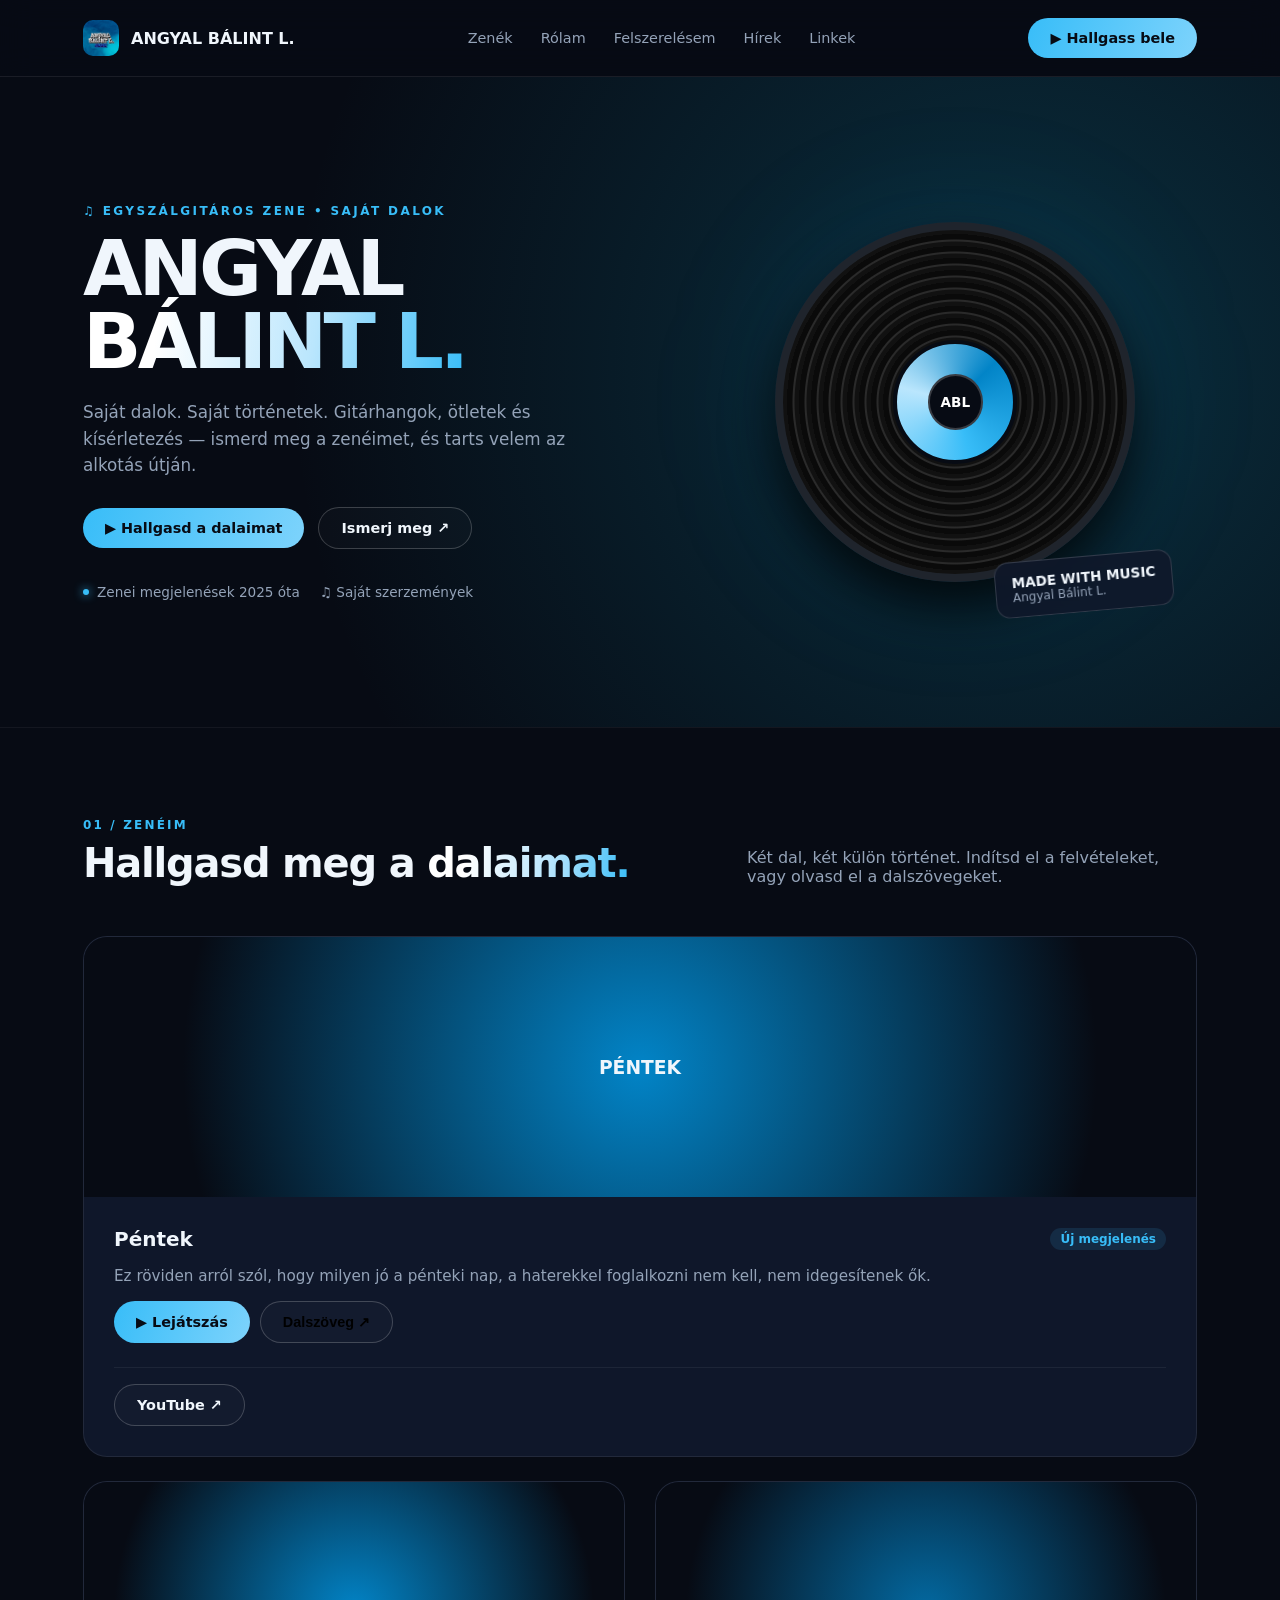
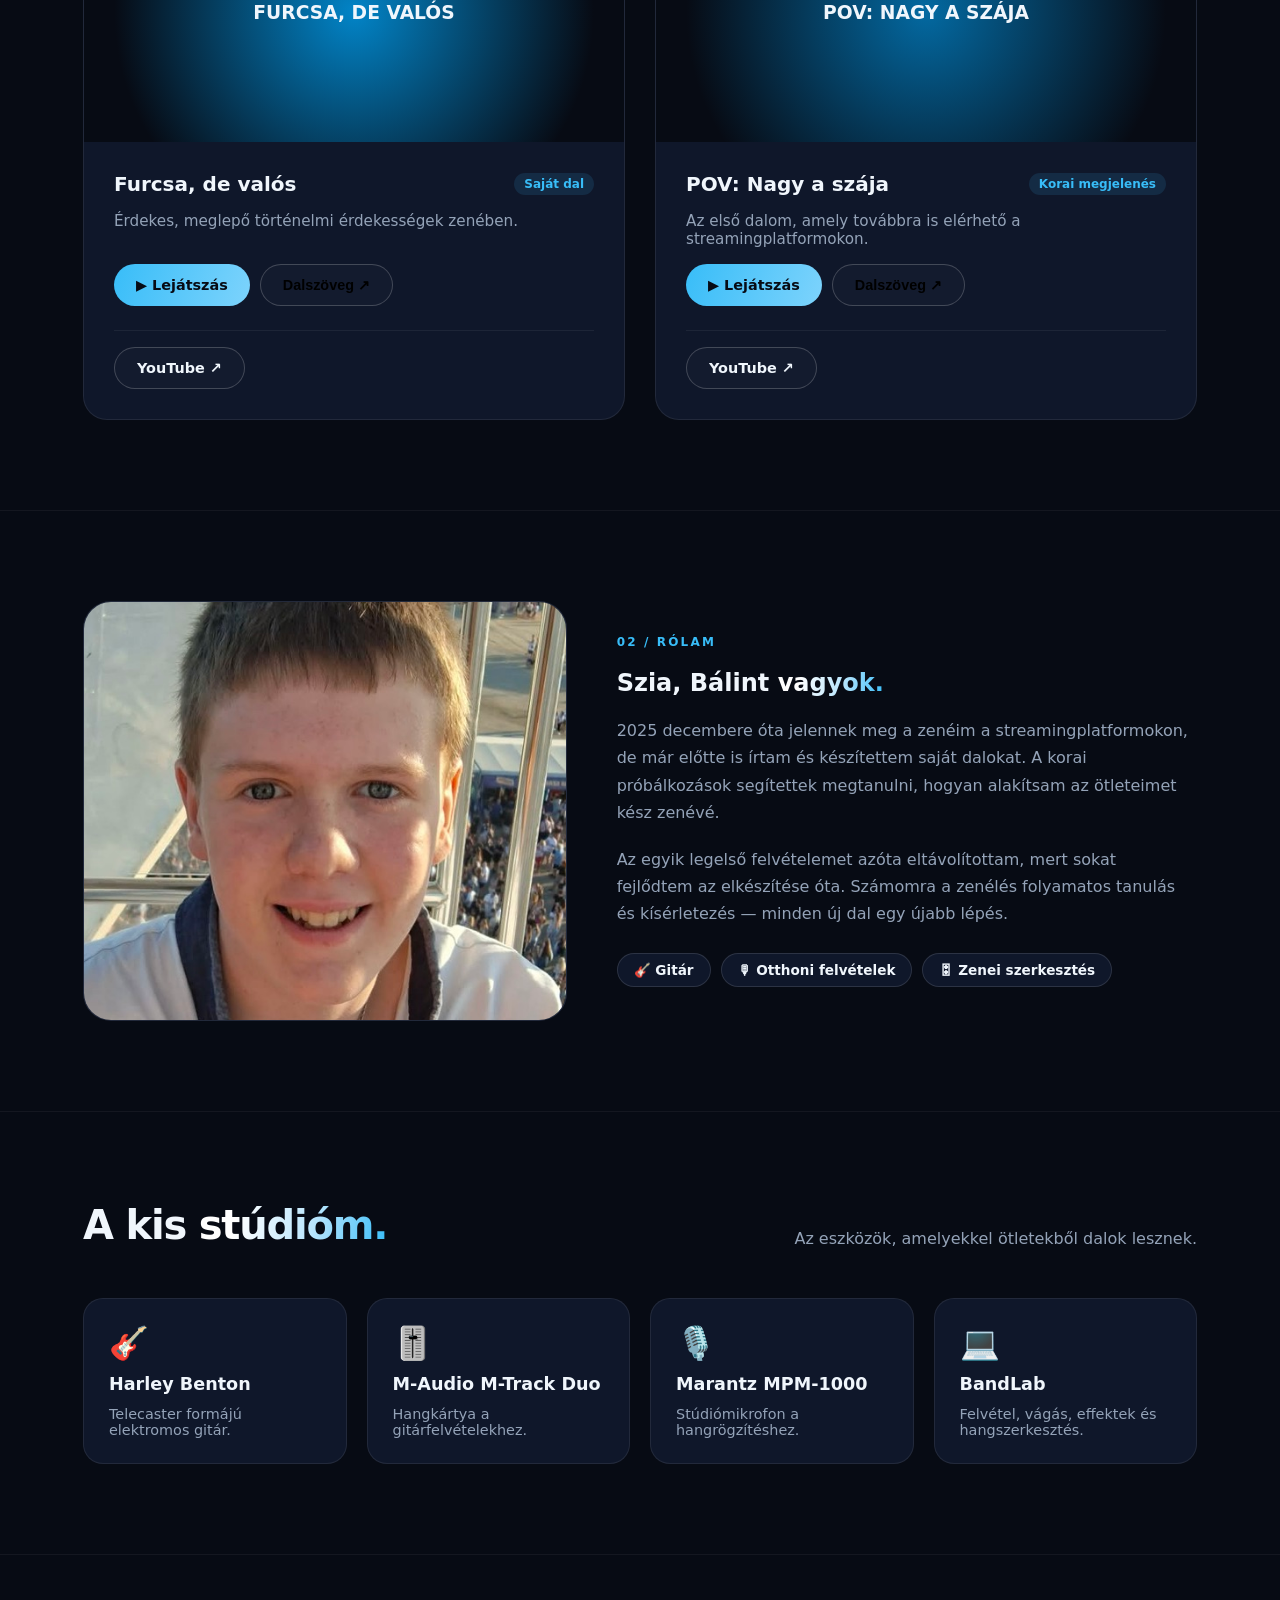
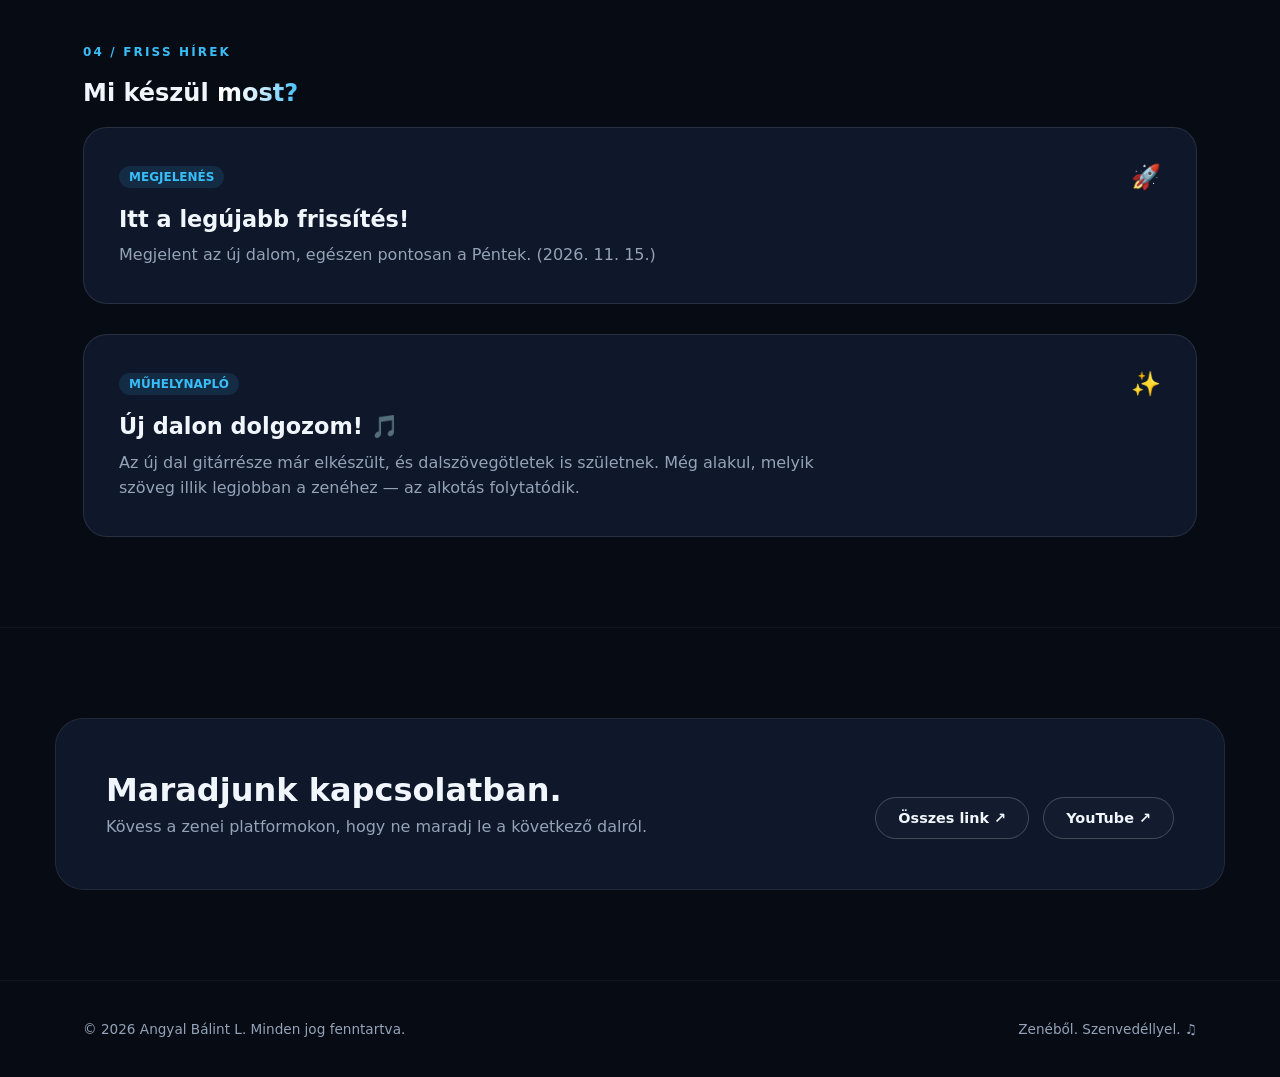
<file: index.html>
<!doctype html>
<html lang="hu">
<head>
  <meta charset="utf-8">
  <meta name="viewport" content="width=device-width, initial-scale=1">
  <title>Angyal Bálint L. | Hivatalos Weboldal</title>
  <link rel="stylesheet" href="style.css">
  <link rel="canonical" href="https://angyalbalintlmusic.hu/">
</head>
<body>

  <!-- NAVIGÁCIÓ -->
  <header class="navigacio">
      <div class="keret nav-belso">
          <a class="marka" href="index.html">
                 <img src="img/logo.png" alt="Logó" class="marka-kep">
                <span>ANGYAL BÁLINT L.</span>
            </a>
          <nav class="nav-linkek">
              <a href="#zenek">Zenék</a>
              <a href="#rolam">Rólam</a>
              <a href="#felszerelesem">Felszerelésem</a>
              <a href="#hirek">Hírek</a>
              <a href="#linkek">Linkek</a>
          </nav>
          <a class="nav-gomb" href="#zenek">▶ Hallgass bele</a>
      </div>
  </header>

  <main>
      <!-- 1. HŐS / NYITÓ SZAKASZ -->
      <section class="fo-szakasz" id="kezdolap">
          <div class="keret fo-elrendezes">
              <div>
                  <div class="kis-cimke">♫ EGYSZÁLGITÁROS ZENE • SAJÁT DALOK</div>
                  <h1>ANGYAL<br><span class="atmenetes-szoveg">BÁLINT L.</span></h1>
                  <p>Saját dalok. Saját történetek. Gitárhangok, ötletek és kísérletezés — ismerd meg a zenéimet, és tarts velem az alkotás útján.</p>
                  <div class="gomb-csoport">
                      <a class="elsodleges-gomb" href="#zenek">▶ Hallgasd a dalaimat</a>
                      <a class="keretes-gomb" href="#rolam">Ismerj meg ↗</a>
                  </div>
                  <div class="fo-meta">
                      <span><i class="pont"></i> Zenei megjelenések 2025 óta</span>
                      <span>♫ Saját szerzemények</span>
                  </div>
              </div>

              <!-- FORGÓ BAKELIT SZÍNPAD -->
              <div class="bakelit-szinpad">
                  <div class="bakelit-feny"></div>
                  <div class="bakelit-lemez"></div>
                  <div class="bakelit-kartya">MADE WITH MUSIC<span>Angyal Bálint L.</span></div>
              </div>
          </div>
      </section>

      <!-- 2. ZENÉIM SZAKASZ -->
      <section class="szakasztér" id="zenek">
          <div class="keret">
              <div class="szakasz-fejlec">
                  <div>
                      <span class="szamozas">01 / ZENÉIM</span>
                      <h2>Hallgasd meg a <span class="atmenetes-szoveg">dalaimat.</span></h2>
                  </div>
                  <p class="szakasz-leiras">Két dal, két külön történet. Indítsd el a felvételeket, vagy olvasd el a dalszövegeket.</p>
              </div>

              <div class="zene-kartya">
                      <div class="zene-borito borito-1">
                          <h3>PÉNTEK</h3>
                      </div>
                      <div class="zene-tartalom">
                          <div class="zene-cim-sor">
                              <h4>Péntek</h4>
                              <span class="badge">Új megjelenés</span>
                          </div>
                          <p>Ez röviden arról szól, hogy milyen jó a pénteki nap, a haterekkel foglalkozni nem kell, nem idegesítenek ők.</p>
                          <div class="kartya-gombok">
                              <a href="https://www.youtube.com/watch?v=Y-w0nWkaMcE&list=RDY-w0nWkaMcE&start_radio=1" target="_blank" class="elsodleges-gomb">▶ Lejátszás</a>
                             <button type="button" class="keretes-gomb nyito-gomb" onclick="var m=document.getElementById('modal-pentek'); m.style.setProperty('display','grid','important'); m.classList.add('aktiv'); m.style.setProperty('opacity','1','important'); m.style.setProperty('pointer-events','auto','important');">Dalszöveg ↗</button>
                          </div>
                          <div class="kartya-also">
                              <a href="https://www.youtube.com/watch?v=Y-w0nWkaMcE&list=RDY-w0nWkaMcE&start_radio=1" target="_blank" class="keretes-gomb">YouTube ↗</a>
                          </div>
                      </div>
                  </div>

              <div class="kartya-grid-2">
                  <div class="zene-kartya">
                      <div class="zene-borito borito-1">
                          <h3>FURCSA, DE VALÓS</h3>
                      </div>
                      <div class="zene-tartalom">
                          <div class="zene-cim-sor">
                              <h4>Furcsa, de valós</h4>
                              <span class="badge">Saját dal</span>
                          </div>
                          <p>Érdekes, meglepő történelmi érdekességek zenében.</p>
                          <div class="kartya-gombok">
                              <a href="https://www.youtube.com/watch?v=Ql0NPVnwLD8" target="_blank" class="elsodleges-gomb">▶ Lejátszás</a>
                              <!-- Módosítva gombra, ami nyitja a modált -->
                              <button class="keretes-gomb nyito-gomb" data-modal="modal-furcsa">Dalszöveg ↗</button>
                          </div>
                          <div class="kartya-also">
                              <a href="https://www.youtube.com/watch?v=Ql0NPVnwLD8" target="_blank" class="keretes-gomb">YouTube ↗</a>
                          </div>
                      </div>
                  </div>

                  <div class="zene-kartya">
                      <div class="zene-borito borito-2">
                          <h3>POV: NAGY A SZÁJA</h3>
                      </div>
                      <div class="zene-tartalom">
                          <div class="zene-cim-sor">
                              <h4>POV: Nagy a szája</h4>
                              <span class="badge">Korai megjelenés</span>
                          </div>
                          <p>Az első dalom, amely továbbra is elérhető a streamingplatformokon.</p>
                          <div class="kartya-gombok">
                              <a href="https://www.youtube.com/watch?v=bEWSBnIKj0M" target="_blank" class="elsodleges-gomb">▶ Lejátszás</a>
                              <!-- Módosítva gombra, ami nyitja a modált -->
                              <button class="keretes-gomb nyito-gomb" data-modal="modal-pov">Dalszöveg ↗</button>
                          </div>
                          <div class="kartya-also">
                              <a href="https://www.youtube.com/watch?v=bEWSBnIKj0M" target="_blank" class="keretes-gomb">YouTube ↗</a>
                          </div>
                      </div>
                  </div>
              </div>
          </div>
      </section>

      <!-- 3. RÓLAM SZAKASZ -->
      <section class="szakasztér" id="rolam">
          <div class="keret">
              <div class="rolam-grid">
                  <div class="illusztracio-doboz kep-doboz">
                        <img src="img/rolamfoto.jpeg" alt="Rólam kép" class="rolam-kep">
                </div>
                  <div>
                      <span class="szamozas">02 / RÓLAM</span>
                      <h2>Szia, Bálint <span class="atmenetes-szoveg">vagyok.</span></h2>
                      <p class="szoveg-margin">2025 decembere óta jelennek meg a zenéim a streamingplatformokon, de már előtte is írtam és készítettem saját dalokat. A korai próbálkozások segítettek megtanulni, hogyan alakítsam az ötleteimet kész zenévé.</p>
                      <p class="szoveg-margin">Az egyik legelső felvételemet azóta eltávolítottam, mert sokat fejlődtem az elkészítése óta. Számomra a zenélés folyamatos tanulás és kísérletezés — minden új dal egy újabb lépés.</p>
                      
                      <div class="cimeke-sor">
                          <span class="cimke-elem">🎸 Gitár</span>
                          <span class="cimke-elem">🎙 Otthoni felvételek</span>
                          <span class="cimke-elem">🎛 Zenei szerkesztés</span>
                      </div>
                  </div>
              </div>
          </div>
      </section>

      <!-- 4. FELSZERELÉSEM SZAKASZ -->
      <section class="szakasztér" id="felszerelesem">
          <div class="keret">
              <div class="szakasz-fejlec">
                  <h2>A kis <span class="atmenetes-szoveg">stúdióm.</span></h2>
                  <p class="szakasz-leiras">Az eszközök, amelyekkel ötletekből dalok lesznek.</p>
              </div>

              <div class="felszereles-grid">
                  <div class="eszkoz-kartya">
                      <div class="eszkoz-ikon">🎸</div>
                      <h3>Harley Benton</h3>
                      <p>Telecaster formájú elektromos gitár.</p>
                  </div>
                  <div class="eszkoz-kartya">
                      <div class="eszkoz-ikon">🎚️</div>
                      <h3>M-Audio M-Track Duo</h3>
                      <p>Hangkártya a gitárfelvételekhez.</p>
                  </div>
                  <div class="eszkoz-kartya">
                      <div class="eszkoz-ikon">🎙️</div>
                      <h3>Marantz MPM-1000</h3>
                      <p>Stúdiómikrofon a hangrögzítéshez.</p>
                  </div>
                  <div class="eszkoz-kartya">
                      <div class="eszkoz-ikon">💻</div>
                      <h3>BandLab</h3>
                      <p>Felvétel, vágás, effektek és hangszerkesztés.</p>
                  </div>
              </div>
          </div>
      </section>

      <!-- 5. HÍREK SZAKASZ -->
      <section class="szakasztér" id="hirek">
          <div class="keret">
              <span class="szamozas">04 / FRISS HÍREK</span>
              <h2>Mi készül <span class="atmenetes-szoveg">most?</span></h2>

              <div class="hirek-doboz" style="margin-top: 20px;">
                  <div class="hirek-fej">
                      <span class="badge">MEGJELENÉS</span>
                      <span class="csillag-ikon">🚀</span>
                  </div>
                  <h3>Itt a legújabb frissítés!</h3>
                  <p>Megjelent az új dalom, egészen pontosan a Péntek. (2026. 11. 15.)</p>
              </div>

              <div class="hirek-doboz">
                  <div class="hirek-fej">
                      <span class="badge">MŰHELYNAPLÓ</span>
                      <span class="csillag-ikon">✨</span>
                  </div>
                  <h3>Új dalon dolgozom! 🎵</h3>
                  <p>Az új dal gitárrésze már elkészült, és dalszövegötletek is születnek. Még alakul, melyik szöveg illik legjobban a zenéhez — az alkotás folytatódik.</p>
              </div>
          </div>
      </section>

      <!-- 6. KAPCSOLAT / LINKEK SZAKASZ -->
      <section class="szakasztér" id="linkek">
          <div class="keret kapcsolat-doboz">
              <div>
                  <h2>Maradjunk kapcsolatban.</h2>
                  <p>Kövess a zenei platformokon, hogy ne maradj le a következő dalról.</p>
              </div>
              <div class="gomb-csoport">
                  <a class="keretes-gomb" href="https://linktr.ee/angyalbalintlaszlo" target="_blank">Összes link ↗</a>
                  <a class="keretes-gomb" href="https://www.youtube.com/@AngyalBalintL.official/videos" target="_blank">YouTube ↗ </a>
              </div>
          </div>
      </section>
  </main>

  <!-- LÁBLÉC -->
  <footer>
      <div class="keret lablec-belso">
          <p>© 2026 Angyal Bálint L. Minden jog fenntartva.</p>
          <p>Zenéből. Szenvedéllyel. ♫</p>
      </div>
  </footer>

  <!-- DALSZÖVEG MODÁLIS ABLAKOK -->
  <div class="modal-hatter" id="modal-furcsa">
      <div class="modal-doboz">
          <button type="button" class="modal-bezaro" onclick="var m = document.getElementById('modal-pentek'); m.classList.remove('aktiv'); m.style.opacity = '0'; m.style.pointerEvents = 'none'; setTimeout(function(){ m.style.display = 'none'; }, 300);">&times;</button>
          <h2>Furcsa, de valós — dalszöveg</h2>
          <div class="modal-szoveg">
              <p><strong>1. versszak</strong><br>
              Azt hiszed, hogy nem valós,<br>
              Hát rosszul gondolod,<br>
              Bizony régen volt,<br>
              Mert kihalt ez a dolog.</p>

              <p><strong>Refrén</strong><br>
              Régen sokminden más volt,<br>
              Hiába furcsa manapság,<br>
              Gladiátorokból való,<br>
              Vér az gyógyszer volt anno,<br>
              Fiatalokból származó,<br>
              Epilepsziára ható.</p>

              <p><strong>2. versszak</strong><br>
              Nem volt akkor mosószer,<br>
              Mosógép sem még,<br>
              Vizelet volt a kulcs,<br>
              Ami fullókból való,<br>
              Azzal mosták például,<br>
              A gyapjútógátakat,<br>
              Ez volt akkoriban,<br>
              A mosószer világa.</p>
          </div>
      </div>
  </div>

  <div class="modal-hatter" id="modal-pov">
      <div class="modal-doboz">
          <button class="modal-bezaro">&times;</button>
          <h2>POV: Nagy a szája — dalszöveg</h2>
          <div class="modal-szoveg">
              <p><strong>1. versszak</strong><br>
              Te aztán nekem mondod a magadét,<br>
              Belém is ütsz, én asszondom atyaég,<br>
              Azt hiszed, hogy ezt komolyan értettem,<br>
              Irónia volt ez, hát ezt is miért tettem,<br>
              Úgy érzed, mintha boxmeccsen lennél,<br>
              Te aztán engem még le is kennél,<br>
              A földre, meg a falra, mint egy festmény,<br>
              Úgy viselkedsz, mint egy hatalmas kemény.</p>

              <p><strong>Refrén</strong><br>
              Nyugodtan csináld tovább, ez a beszéd,<br>
              Te neked fog fájni nem soká, mer’ én,<br>
              Nem állok bele ebbe a dumába,<br>
              Ilyenkor neki is jár a szája,<br>
              Aztán neked állj feljebb, megint,<br>
              Mert te kapsz ezért a hazádtól verést.</p>
          </div>
      </div>
      
  </div>
  <div class="modal-hatter" id="modal-pentek">
      <div class="modal-doboz">
          <button type="button" class="modal-bezaro" onclick="var m=document.getElementById('modal-pentek'); m.classList.remove('aktiv'); m.style.setProperty('display','none','important'); m.style.setProperty('opacity','0','important'); m.style.setProperty('pointer-events','none','important');">&times;</button>
          <h2>Péntek — dalszöveg</h2>
          <div class="modal-szoveg">
              <p><strong>1. versszak</strong><br>
              
                Elindulok haza az iskolából,<br>
                A spanokkal, meg néhány haterrel,<br>
                A haterekkel foglalkozni nem kell,<br>
                Más jut eszembe nekem péntek reggel.</p>

                <p><strong>Refrén</strong><br>
                Jön a hétvége, lazulás,<br>
                Na meg persze a tanulás,<br>
                De nem kell az iskolába bent tölteni,<br>
                Időt és a hatereket tűrni,<br>
                Sem kell élőben nekem,<br>
                Az üzijük meg nem számít nekem.</p>

                <p><strong>2. versszak</strong><br>
                Azt hiszik a haterek, hogy pánikba esek,<br>
                Ha piszkálnak vagy fáj ez nekem,<br>
                Tévednek ebben, nem is kevésbé,<br>
                Mert pénteken is magukat minősítik hülyévé.</p>
          </div>
      </div>
  </div>

  <!-- JAVASCRIPT A POPUP MŰKÖDÉSÉHEZ -->
  <script>
document.querySelectorAll('[data-modal]').forEach(function(gomb) {
  gomb.onclick = function() {
    var cél = document.getElementById(gomb.getAttribute('data-modal'));
    if (cél) {
      cél.classList.add('aktiv');
      cél.style.setProperty('display', 'grid', 'important');
      cél.style.setProperty('opacity', '1', 'important');
      cél.style.setProperty('pointer-events', 'auto', 'important');
    }
  };
});

document.querySelectorAll('.modal-bezaro').forEach(function(x) {
  x.onclick = function() {
    var ablak = x.closest('.modal-hatter');
    if (ablak) {
      ablak.classList.remove('aktiv');
      ablak.style.setProperty('display', 'none', 'important');
      ablak.style.setProperty('opacity', '0', 'important');
      ablak.style.setProperty('pointer-events', 'none', 'important');
    }
  };
});

document.querySelectorAll('.modal-hatter').forEach(function(hatter) {
  hatter.onclick = function(e) {
    if (e.target === hatter) {
      hatter.classList.remove('aktiv');
      hatter.style.setProperty('display', 'none', 'important');
      hatter.style.setProperty('opacity', '0', 'important');
      hatter.style.setProperty('pointer-events', 'none', 'important');
    }
  };
});

document.querySelectorAll('.modal-hatter').forEach(function(hatter) {
  hatter.onclick = function(e) {
    if (e.target === hatter) hatter.classList.remove('aktiv');
  };
});
</script>

</body>
</html>
</file>
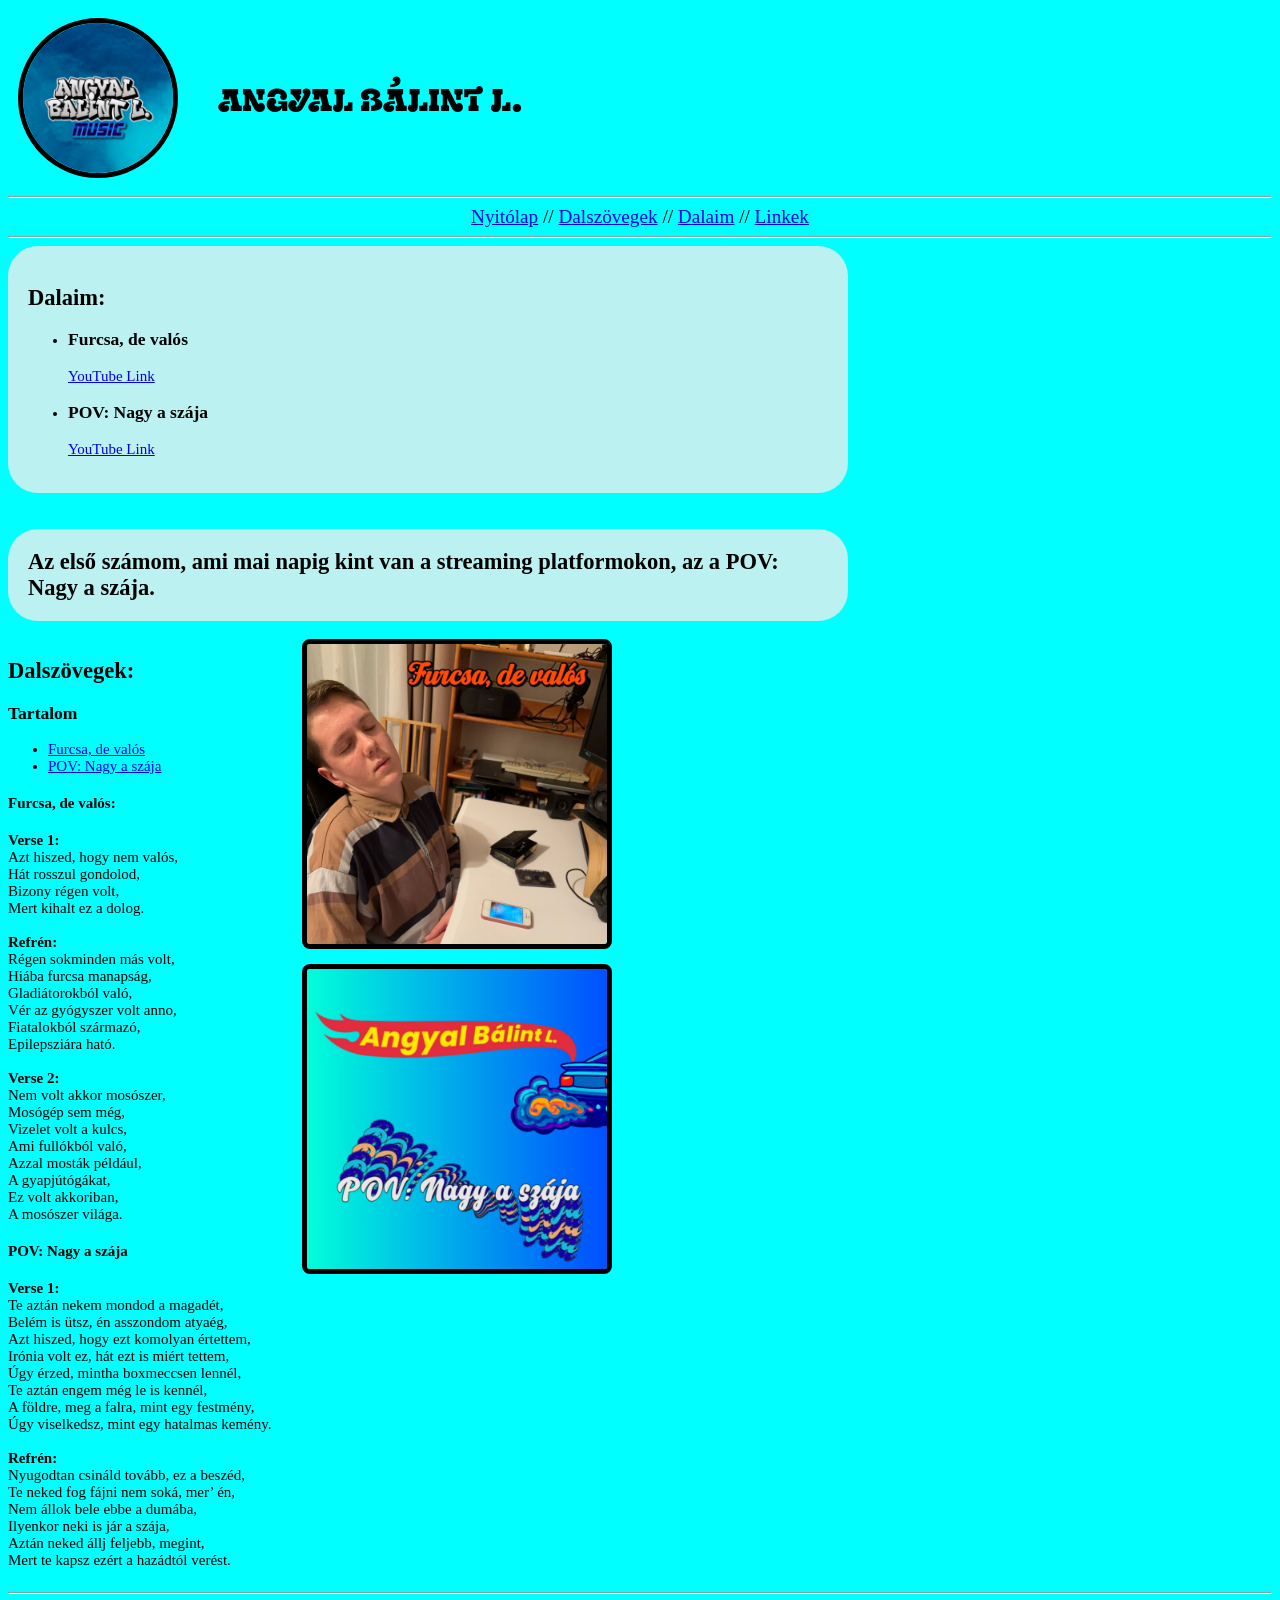
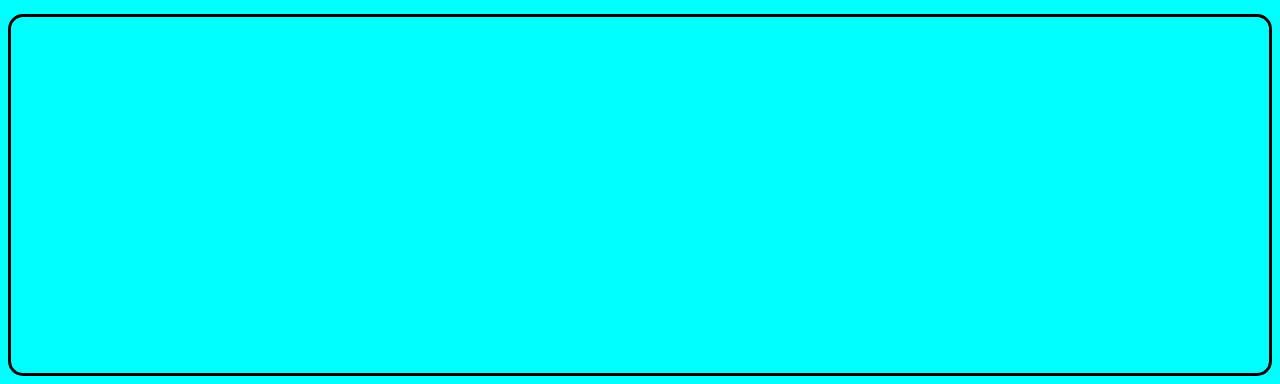
<file: Dalaim.html>
<!DOCTYPE html>
<html lang="en">
<head>
    <meta charset="UTF-8">
    <meta name="viewport" content="width=device-width, initial-scale=1.0">
    <title>Dalaim</title>
    <link rel="stylesheet" href="dalaim-style.css">
    <link rel="preconnect" href="https://fonts.googleapis.com">
<link rel="preconnect" href="https://fonts.gstatic.com" crossorigin>
<link href="https://fonts.googleapis.com/css2?family=Exile&display=swap" rel="stylesheet">
</head>
<body>
    <header class="fejlec">
    <img src="kep/logo.png" alt="Logó" id="logokeret">
     <h1>Angyal Bálint L.</h1> 
    </header>
     <hr>
     <header class="navszoveg">
    <nav id="navkozepre">
        <a href="index.html" target="_self">Nyitólap</a> //
        <a href="#dalszovegekszoveg" target="_self">Dalszövegek</a> //
        <a href="Dalaim.html" target="_self">Dalaim</a> //
        <a href="https://www.youtube.com/redirect?event=channel_header&redir_token=QUlxb01IWk90QzV4d3k5TmQyamFjZ1VDR1VTS3xBQnJ0NjltT2tPc2t3dElWamc2eFBabkRBYXdHUnJCeFhxcW5tV2FGZHp6bmxEY0VfdjRlRnV0WlpWdmRuZXZZSGU0dW9na1dZeFBJWF85amRZdGVJME8yeDZ6MWE0aEVxeUVM&q=https%3A%2F%2Flinktr.ee%2Fangyalbalintlaszlo" target="_blank">Linkek</a>
    </nav>
     </header>
     <hr>
     <header class="dalaimszoveg">
        <div class="csakadalaim">
     <h2> 
        Dalaim:
     </h2>
     <ul>
        <li>
            <h3>
                Furcsa, de valós
            </h3>
            <p>
                <a href="https://youtu.be/Ql0NPVnwLD8?si=rtys159l82I84L9K" target="_blank">YouTube Link</a>
            </p>
        </li>
     </ul>
      <ul>
        <li>
            <h3>
                POV: Nagy a szája
            </h3>
                <p>
<a href="https://youtu.be/bEWSBnIKj0M?si=ESGUPLj_95Lnnr6R" target="_blank">YouTube Link</a>
            </p>
        </li>
     </ul>
     </div>
     <br>
     
     <h2 id="alsoinfo">
        Az első számom, ami mai napig kint van a streaming platformokon, az a POV: Nagy a szája. 
     </h2>
     
     <div class="dalszovegresz">
    <div class="dalszovegszoveg">
     <h2 id="dalszovegekszoveg">
        Dalszövegek:
     </h2>
     <h3>
        Tartalom
     </h3>
     <ul>
        <li>
     <a href="#furcsadevaloslyricscim" target="_self">Furcsa, de valós</a>
     </li>
     <li>
     <a href="#povnagyaszajalyricscim" target="_self">POV: Nagy a szája</a>
     </li>
     </ul>
     <h4 id="furcsadevaloslyricscim">
        Furcsa, de valós:
     </h4>
     <p>
       <strong>Verse 1:</strong>
       <br>
    
Azt hiszed, hogy nem valós,
<br>
Hát rosszul gondolod,
<br>
Bizony régen volt,
<br>
Mert kihalt ez a dolog.
<br>
<br>
<strong>Refrén:</strong>
<br>
Régen sokminden más volt,
<br>
Hiába furcsa manapság,
<br>
Gladiátorokból való,
<br>
Vér az gyógyszer volt anno,
<br>
Fiatalokból származó,
<br>
Epilepsziára ható.
<br>
<br>
<strong>Verse 2:</strong>
<br>
Nem volt akkor mosószer,
<br>
Mosógép sem még,
<br>
Vizelet volt a kulcs,
<br>
Ami fullókból való,
<br>
Azzal mosták például,
<br>
A gyapjútógákat,
<br>
Ez volt akkoriban,
<br>
A mosószer világa.
<br>
     </p>
     <h4 id="povnagyaszajalyricscim">
        POV: Nagy a szája
     </h4>
     <p>
        <strong>Verse 1:</strong>
        <br>
Te aztán nekem mondod a magadét,
<br>
Belém is ütsz, én asszondom atyaég,
<br>
Azt hiszed, hogy ezt komolyan értettem,
<br>
Irónia volt ez, hát ezt is miért tettem,
<br>
Úgy érzed, mintha boxmeccsen lennél, 
<br>
Te aztán engem még le is kennél, 
<br>
A földre, meg a falra, mint egy festmény,
<br>
Úgy viselkedsz, mint egy hatalmas kemény.
<br>
<br>
<strong>Refrén:</strong>
<br>
Nyugodtan csináld tovább, ez a beszéd,
<br>
Te neked fog fájni nem soká, mer’ én,
<br>
Nem állok bele ebbe a dumába,
<br>
Ilyenkor neki is jár a szája,
<br>
Aztán neked állj feljebb, megint,
<br>
Mert te kapsz ezért a hazádtól verést.
<br>
     </p>
     </div>
     <div class="dalszovegkepbox">
     <img src="kep/furcsadevalosborito.jpg" alt="Furcsa, de valós borító">
     <img src="kep/povnagyaszajaborito.jpg" alt="POV: Nagy a szája borító">
     </div>
      </div>
     </header>
     <hr>
     <div class="spotifydoboz"> 
        <iframe data-testid="embed-iframe" style="border-radius:12px" src="https://open.spotify.com/embed/artist/1GzKJjVkf3aY5k7IMEjdPO?utm_source=generator&si=db58abc6c56840da" width="100%" height="352" frameBorder="0" allowfullscreen="" allow="autoplay; clipboard-write; encrypted-media; fullscreen; picture-in-picture" loading="lazy"></iframe>
    </div>
</body>
</html>
</file>
<file: style.css>
/* ==========================================================
   SZÍN- ÉS STÍLUSVÁLTOZÓK (Itt tudod könnyen átírni a színeket!)
   ========================================================== */
:root {
  --hatter-szin: #070b14;        /* Az oldal fő sötét háttere */
  --kartya-szin: #0f172a;        /* Kártyák és dobozok háttere */
  --szoveg-szin: #f0f6fc;        /* Fő szövegszín (világos) */
  --szoveg-halvany: #94a3b8;     /* Másodlagos, szürkésebb szöveg */
  
  /* KÉK AKCENTUS SZÍNEK */
  --akcentus-kek: #38bdf8;       /* Fő világoskék */
  --akcentus-sotet: #0284c7;     /* Mélyebb kék */
  --feny-atlatszo: rgba(56, 189, 248, 0.25); /* Háttér ragyogás */
}

/* ALAP BEÁLLÍTÁSOK */
* { box-sizing: border-box; }
html { scroll-behavior: smooth; }
body {
  margin: 0;
  background-color: var(--hatter-szin);
  color: var(--szoveg-szin);
  font-family: system-ui, -apple-system, sans-serif;
  overflow-x: hidden;
}

a { color: inherit; text-decoration: none; }
.keret { max-width: 1170px; margin: 0 auto; padding: 0 28px; }

/* NAVIGÁCIÓ */
.navigacio {
  position: sticky;
  top: 0;
  z-index: 100;
  background: rgba(7, 11, 20, 0.9);
  backdrop-filter: blur(16px);
  border-bottom: 1px solid rgba(255, 255, 255, 0.08);
}
.nav-belso { height: 76px; display: flex; align-items: center; justify-content: space-between; }
.marka { display: flex; align-items: center; gap: 12px; font-weight: 700; }
.marka-ikon {
  width: 36px; height: 36px; border-radius: 10px;
  display: grid; place-items: center;
  background: linear-gradient(135deg, var(--akcentus-kek), var(--akcentus-sotet));
  color: #070b14; font-size: 1.1rem;
}
.nav-linkek { display: flex; gap: 28px; font-size: 0.9rem; color: var(--szoveg-halvany); }
.nav-linkek a:hover { color: var(--szoveg-szin); }

/* GOMBOK ÉS STÍLUSOK */
.elsodleges-gomb, .nav-gomb {
  display: inline-flex; align-items: center; gap: 10px;
  background: linear-gradient(110deg, var(--akcentus-kek), #7dd3fc);
  color: #070b14; border: 0; border-radius: 999px;
  padding: 12px 22px; font-weight: 800; font-size: 0.9rem;
  transition: transform 0.2s, box-shadow 0.2s;
}
.elsodleges-gomb:hover, .nav-gomb:hover {
  transform: translateY(-2px);
  box-shadow: 0 10px 25px var(--feny-atlatszo);
}
.keretes-gomb {
  display: inline-flex; align-items: center; gap: 9px;
  padding: 12px 22px; border: 1px solid rgba(255, 255, 255, 0.2);
  border-radius: 999px; font-weight: 700; font-size: 0.9rem;
  background: rgba(255, 255, 255, 0.02);
  transition: background 0.2s;
}
.keretes-gomb:hover { background: rgba(255, 255, 255, 0.08); }

/* HŐS SZAKASZ */
.fo-szakasz {
  position: relative; min-height: 650px;
  display: flex; align-items: center; overflow: hidden; padding: 60px 0;
}
.fo-szakasz::before {
  content: ''; position: absolute; inset: -50px -10%; z-index: -2;
  background: radial-gradient(circle at 75% 45%, rgba(14, 116, 144, 0.35) 0%, transparent 60%);
}
.fo-elrendezes { display: grid; grid-template-columns: 1.1fr 0.9fr; align-items: center; gap: 40px; width: 100%; }
.kis-cimke { font-size: 0.75rem; letter-spacing: 0.2em; text-transform: uppercase; font-weight: 700; color: var(--akcentus-kek); }
.fo-szakasz h1 { font-size: clamp(3rem, 6vw, 6rem); line-height: 0.95; letter-spacing: -0.05em; margin: 15px 0 20px; }
.atmenetes-szoveg {
  background: linear-gradient(100deg, #fff 20%, #bae6fd 60%, var(--akcentus-kek));
  background-clip: text; -webkit-background-clip: text; color: transparent;
}
.fo-szakasz p { color: var(--szoveg-halvany); max-width: 500px; font-size: 1.05rem; line-height: 1.6; }
.gomb-csoport { display: flex; gap: 14px; align-items: center; margin-top: 28px; flex-wrap: wrap; }
.fo-meta { display: flex; gap: 20px; color: var(--szoveg-halvany); font-size: 0.85rem; margin-top: 35px; }
.fo-meta span { display: flex; align-items: center; gap: 8px; }
.pont { width: 6px; height: 6px; border-radius: 50%; background: var(--akcentus-kek); box-shadow: 0 0 10px var(--akcentus-kek); }

/* FORGÓ BAKELIT LEMEZ */
.bakelit-szinpad { position: relative; display: grid; place-items: center; min-height: 420px; }
.bakelit-feny {
  position: absolute; width: 360px; height: 360px; border-radius: 50%;
  background: radial-gradient(circle at center, rgba(56, 189, 248, 0.4) 0%, rgba(2, 132, 199, 0.15) 50%, transparent 75%);
  filter: blur(70px); z-index: -1;
}
.bakelit-lemez {
  width: min(30vw, 360px); height: min(30vw, 360px); min-height: 260px; min-width: 260px;
  border-radius: 50%;
  background: repeating-radial-gradient(circle at center, #111 0 4px, #2a2a2a 5px 6px, #0a0a0a 7px 12px);
  border: 8px solid #1f242c; box-shadow: 0 25px 50px rgba(0,0,0,0.8);
  position: relative; 
  animation: forog 8s linear infinite;
}
.bakelit-lemez::before {
  content: ''; position: absolute; inset: 32%; border-radius: 50%;
  background: conic-gradient(from 45deg, var(--akcentus-sotet), var(--akcentus-kek), #bae6fd, var(--akcentus-sotet));
  border: 4px solid var(--hatter-szin);
}
.bakelit-lemez::after {
  content: 'ABL';
  position: absolute; inset: 42%; border-radius: 50%;
  background: var(--hatter-szin); color: #fff;
  display: grid; place-items: center; font-weight: 700; font-size: 0.85rem;
  border: 2px solid rgba(255,255,255,0.2);
}
@keyframes forog { to { transform: rotate(360deg); } }

.bakelit-kartya {
  position: absolute; bottom: 0; right: 5%;
  background: rgba(15, 23, 42, 0.85); border: 1px solid rgba(255, 255, 255, 0.15);
  padding: 12px 16px; border-radius: 14px; backdrop-filter: blur(8px);
  font-weight: 700; transform: rotate(-5deg); font-size: 0.85rem;
}
.bakelit-kartya span { display: block; color: var(--szoveg-halvany); font-weight: 400; font-size: 0.75rem; }

/* TOVÁBBI SZEKCIÓK & KÁRTYÁK */
.szakasztér { padding: 90px 0; border-top: 1px solid rgba(255, 255, 255, 0.05); }
.szamozas { font-size: 0.75rem; letter-spacing: 0.18em; text-transform: uppercase; color: var(--akcentus-kek); font-weight: 700; display: block; margin-bottom: 8px; }
.szakasz-fejlec { display: flex; justify-content: space-between; align-items: flex-end; margin-bottom: 50px; flex-wrap: wrap; gap: 20px; }
.szakasz-fejlec h2 { font-size: 2.5rem; margin: 0; letter-spacing: -0.03em; }
.szakasz-leiras { color: var(--szoveg-halvany); max-width: 450px; margin: 0; }

.kartya-grid-2 { display: grid; grid-template-columns: repeat(auto-fit, minmax(320px, 1fr)); gap: 30px; }
.zene-kartya {
  background: var(--kartya-szin); border: 1px solid rgba(255, 255, 255, 0.08);
  border-radius: 24px; overflow: hidden; display: flex; flex-direction: column;
}
.zene-borito { height: 260px; display: grid; place-items: center; padding: 20px; text-align: center; }
.borito-1 { background: radial-gradient(circle, #0284c7 0%, #070b14 80%); }
.borito-2 { background: radial-gradient(circle, #0369a1 0%, #070b14 80%); }
.zene-tartalom { padding: 30px; display: flex; flex-direction: column; gap: 16px; flex-grow: 1; }
.zene-cim-sor { display: flex; justify-content: space-between; align-items: center; }
.zene-tartalom h4 { margin: 0; font-size: 1.25rem; }
.badge { background: rgba(56, 189, 248, 0.12); color: var(--akcentus-kek); font-size: 0.75rem; padding: 4px 10px; border-radius: 999px; font-weight: 600; }
.zene-tartalom p { color: var(--szoveg-halvany); font-size: 0.95rem; margin: 0; }
.kartya-gombok { display: flex; gap: 10px; margin-top: auto; }
.kartya-also { border-top: 1px solid rgba(255, 255, 255, 0.06); padding-top: 16px; margin-top: 8px; }

/* RÓLAM SZEKCIÓ */
.rolam-grid { display: grid; grid-template-columns: 1fr 1.2fr; gap: 50px; align-items: center; }
.illusztracio-doboz {
  background: var(--kartya-szin); border: 1px solid rgba(255, 255, 255, 0.08);
  border-radius: 28px; height: 380px; display: grid; place-items: center; position: relative;
}
.gitar-ikon { font-size: 5rem; }
.also-felirat { position: absolute; bottom: 20px; font-size: 0.75rem; letter-spacing: 0.15em; color: var(--szoveg-halvany); font-weight: 700; }
.szoveg-margin { margin-bottom: 20px; color: var(--szoveg-halvany); line-height: 1.7; }
.cimeke-sor { display: flex; gap: 10px; flex-wrap: wrap; margin-top: 25px; }
.cimke-elem { background: var(--kartya-szin); border: 1px solid rgba(255, 255, 255, 0.12); padding: 8px 16px; border-radius: 999px; font-size: 0.85rem; font-weight: 600; }

/* FELSZERELÉS ÉS HÍREK */
.felszereles-grid { display: grid; grid-template-columns: repeat(auto-fit, minmax(240px, 1fr)); gap: 20px; }
.eszkoz-kartya {
  background: var(--kartya-szin); border: 1px solid rgba(255, 255, 255, 0.08);
  border-radius: 20px; padding: 25px; display: flex; flex-direction: column; gap: 12px;
}
.eszkoz-ikon { font-size: 2rem; }
.eszkoz-kartya h3 { margin: 0; font-size: 1.1rem; }
.eszkoz-kartya p { margin: 0; color: var(--szoveg-halvany); font-size: 0.9rem; }

.hirek-doboz {
  background: var(--kartya-szin); border: 1px solid rgba(255, 255, 255, 0.1);
  border-radius: 24px; padding: 35px; margin-top: 30px; position: relative;
}
.hirek-fej { display: flex; justify-content: space-between; align-items: center; margin-bottom: 15px; }
.csillag-ikon { font-size: 1.5rem; }
.hirek-doboz h3 { margin: 0 0 10px; font-size: 1.4rem; }
.hirek-doboz p { margin: 0; color: var(--szoveg-halvany); line-height: 1.6; max-width: 700px; }

/* KAPCSOLAT ÉS LÁBLÉC */
.kapcsolat-doboz {
  background: var(--kartya-szin); border: 1px solid rgba(255, 255, 255, 0.08);
  border-radius: 28px; padding: 50px; display: flex; justify-content: space-between; align-items: center; flex-wrap: wrap; gap: 30px;
}
.kapcsolat-doboz h2 { margin: 0 0 8px; font-size: 2rem; }
.kapcsolat-doboz p { margin: 0; color: var(--szoveg-halvany); }

footer { padding: 40px 0; border-top: 1px solid rgba(255, 255, 255, 0.05); color: var(--szoveg-halvany); font-size: 0.85rem; }
.lablec-belso { display: flex; justify-content: space-between; align-items: center; flex-wrap: wrap; gap: 15px; }
.lablec-belso p { margin: 0; }

.marka-kep {
  width: 36px;
  height: 36px;
  border-radius: 10px;
  object-fit: cover;
}

/* ==========================================
   DALSZÖVEG MODÁL (POPUP) STÍLUSOK
   ========================================== */
.modal-hatter {
  position: fixed;
  inset: 0;
  background: rgba(7, 11, 20, 0.8);
  backdrop-filter: blur(8px);
  display: grid;
  place-items: center;
  z-index: 1000;
  opacity: 0;
  pointer-events: none;
  transition: opacity 0.3s ease;
  padding: 20px;
}

.modal-hatter.aktiv {
  opacity: 1;
  pointer-events: auto;
}

.modal-doboz {
  background: var(--kartya-szin);
  border: 1px solid rgba(255, 255, 255, 0.15);
  border-radius: 24px;
  width: 100%;
  max-width: 550px;
  max-height: 80vh;
  display: flex;
  flex-direction: column;
  padding: 30px;
  position: relative;
  box-shadow: 0 25px 50px rgba(0, 0, 0, 0.8);
  transform: translateY(20px);
  transition: transform 0.3s ease;
}

.modal-hatter.aktiv .modal-doboz {
  transform: translateY(0);
}

.modal-bezaro {
  position: absolute;
  top: 20px;
  right: 20px;
  background: rgba(255, 255, 255, 0.1);
  border: none;
  color: #fff;
  width: 36px;
  height: 36px;
  border-radius: 50%;
  font-size: 1.2rem;
  cursor: pointer;
  display: grid;
  place-items: center;
  transition: background 0.2s;
}

.modal-bezaro:hover {
  background: rgba(255, 255, 255, 0.2);
}

.modal-doboz h2 {
  margin: 0 0 20px;
  font-size: 1.4rem;
  padding-right: 40px;
}

.modal-szoveg {
  overflow-y: auto;
  padding-right: 10px;
  color: var(--szoveg-halvany);
  line-height: 1.7;
  font-size: 0.95rem;
}

.modal-szoveg p {
  margin-bottom: 20px;
}

.nyito-gomb {
  cursor: pointer;
}
.kep-doboz {
  overflow: hidden;
  padding: 0;
}

.rolam-kep {
  width: 100%;
  height: 100%;
  object-fit: cover;
}
/* ==========================================
   RÓLAM KÉP ÉS DOBOZ STÍLUSOK
   ========================================== */
.illusztracio-doboz {
  background: var(--kartya-szin); 
  border: 1px solid rgba(255, 255, 255, 0.08);
  border-radius: 28px; 
  height: 420px; 
  display: flex;
  flex-direction: column;
  position: relative;
  overflow: hidden;
}

.kep-doboz {
  padding: 0;
}

.rolam-kep {
  width: 100%;
  height: 100%;
  object-fit: cover; /* Nem torzul el a kép, szépen kitölti a teret */
  flex-grow: 1;
}

.also-felirat {
  padding: 12px;
  text-align: center;
  font-size: 0.75rem; 
  letter-spacing: 0.15em; 
  color: var(--szoveg-halvany); 
  font-weight: 700;
  background: rgba(15, 23, 42, 0.9);
  border-top: 1px solid rgba(255, 255, 255, 0.08);
}
.kartya-grid-2 {
  margin-top: 24px;
}
html, body {
  max-width: 100%;
  overflow-x: hidden;
}

*, *::before, *::after {
  box-sizing: border-box;
}

html, body {
  max-width: 100%;
  overflow-x: hidden;
}

*, *::before, *::after {
  box-sizing: border-box;
}

@media (max-width: 768px) {
  .navigacio,
  .nav-belso {
    height: auto !important;
    min-height: 0 !important;
    padding: 10px 12px !important;
    overflow: visible !important;
  }

  .nav-belso {
    display: flex !important;
    flex-wrap: wrap !important;
    align-items: center !important;
    justify-content: space-between !important;
    gap: 8px !important;
  }

  .marka span {
    font-size: 14px !important;
    white-space: nowrap !important;
  }

  .nav-gomb {
    font-size: 12px !important;
    padding: 6px 10px !important;
    white-space: nowrap !important;
  }

  .nav-linkek {
    order: 3 !important;
    width: 100% !important;
    display: flex !important;
    flex-wrap: wrap !important;
    gap: 8px 12px !important;
    padding-top: 6px !important;
  }

  .nav-linkek a {
    font-size: 13px !important;
    white-space: nowrap !important;
  }
}
</file>
<file: dalaim-style.css>
body {
    background-color: aqua;
}
#navkozepre {
    text-align: center;
}
.fejlec {
    display:flex;
    align-items: center;
    gap: 40px;
}
.fejlec h1 {
    font-size: 5.6rem;
    font-family: "Exile", system-ui;
  font-weight: 400;
  font-style: normal;
}
.navszoveg {
    font-size: larger;
    margin-top: 0px;
}
#logokeret {
    border: 5px solid #000000;
    border-radius: 50%;
}
.dalaimszoveg {
    font-size: 15px;
 }
.csakadalaim {
    background-color: rgb(187, 241, 241);
    padding: 20px;
    max-width: 800px; /* Hagyd meg 800px-en, hogy ne húzódjon szét túlságosan! */
    border-radius: 30px;
}
#alsoinfo {
background-color: rgb(187, 241, 241);
 max-width: 800px;
    border-radius: 30px;
     padding: 20px;
}
.dalszoveg {
    background-color: rgb(187, 241, 241);
    max-width: 900px; /* Emeld fel 300px-ről, hogy szélesebb legyen! */
    border-radius: 30px;
    padding: 20px;
}
.dalszovegresz {
    display: flex;
    gap: 30px;              
    align-items: flex-start; 
}

.dalszovegkepbox {
    display: flex;
    flex-direction: column; /* Ez teszi egymás alá a képeket */
    gap: 15px;             /* Ez ad teret a két kép közé */
}

.dalszovegkepbox img {
    width: 100%;       /* Kitölti a dobozát, de nem lóg ki */
    max-width: 300px;  /* De azért ne legyen óriási gépen se */
    height: auto;
    border: 5px solid #000000;
    border-radius: 8px;
}
.spotifydoboz {
    max-width: 1500px; 
    margin-top: 20px;
    border: 3px solid #000000; 
    border-radius: 15px;      
    overflow: hidden;         
}
h1 {
    max-width: 100%;
    box-sizing: border-box;
    overflow-wrap: break-word;
}
header.fejlec {
    text-align: center;
    padding: 10px;
}

#logokeret {
    width: 150px;
    height: auto;
    display: inline-block;
    border: 5px solid #000000;
    border-radius: 50%;
}

header.fejlec h1 {
    font-size: 32px;
    margin: 10px 0 5px 0;
}
</file>
